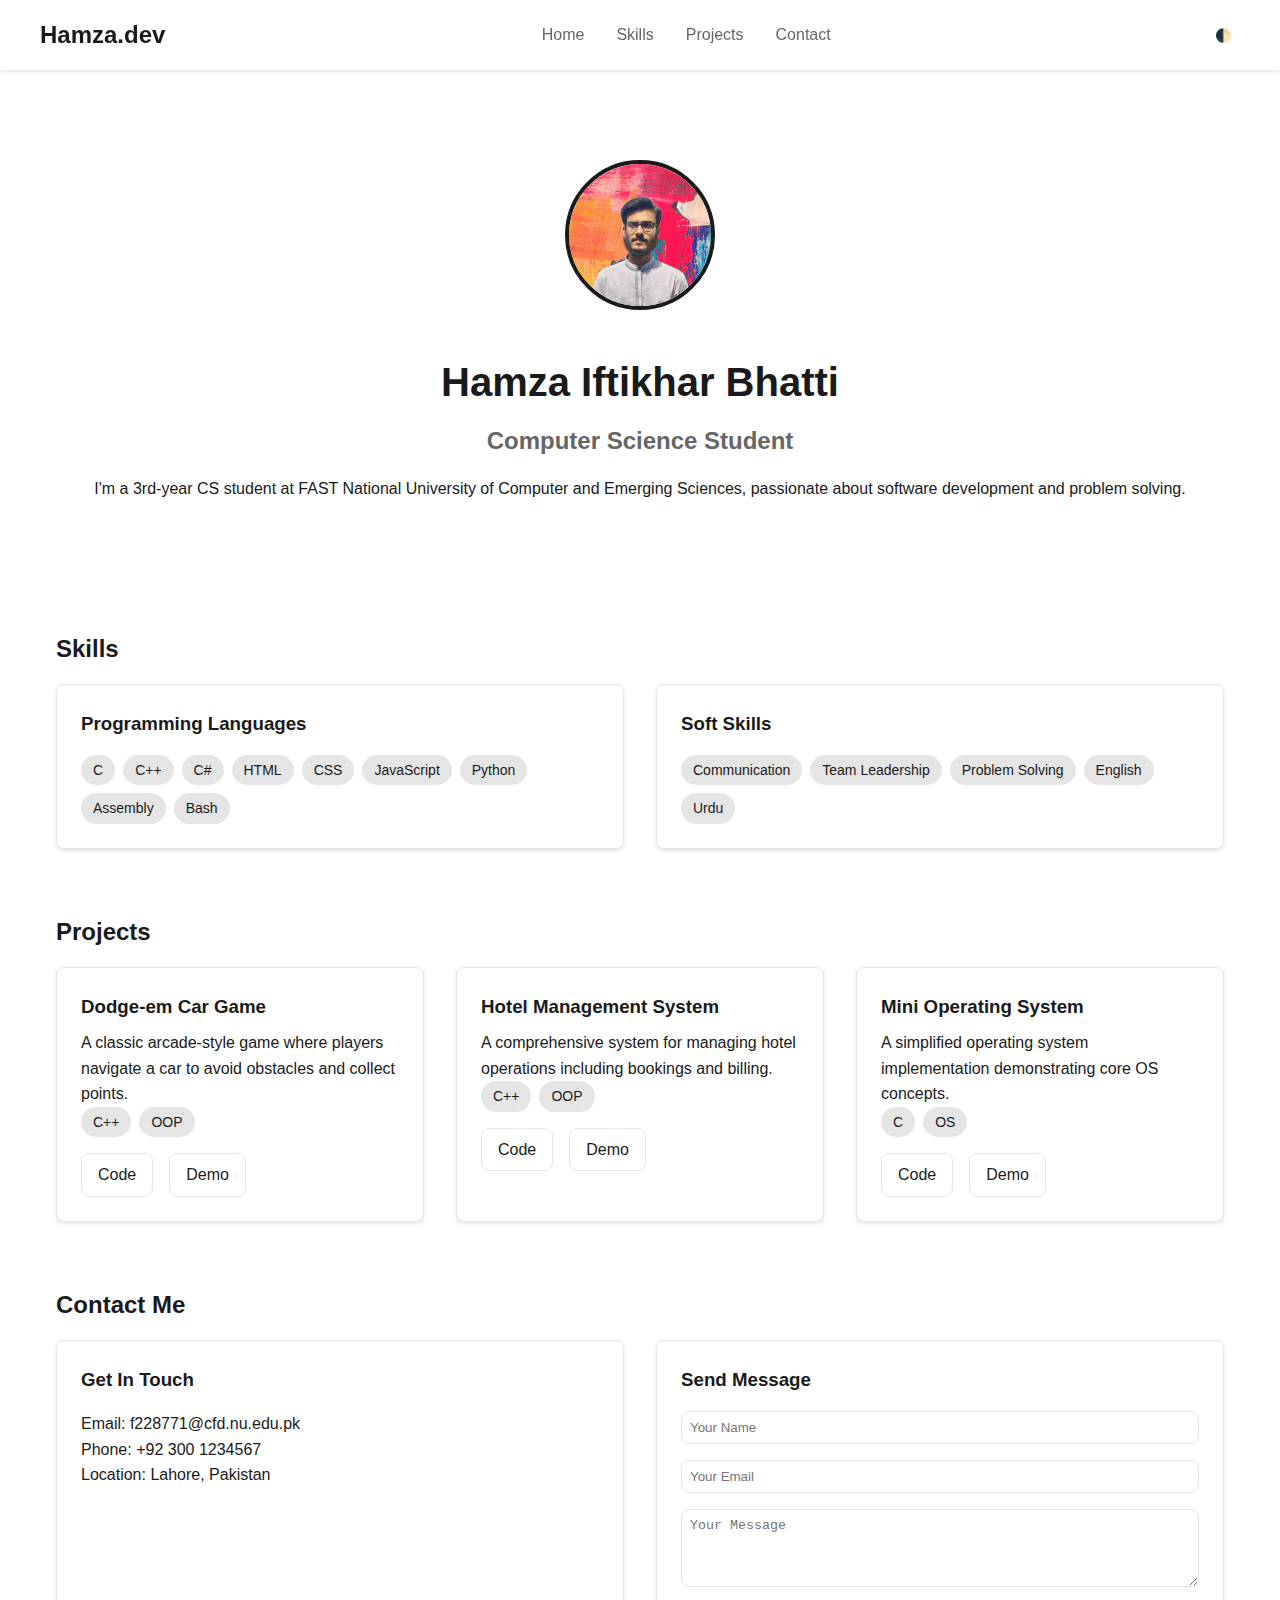
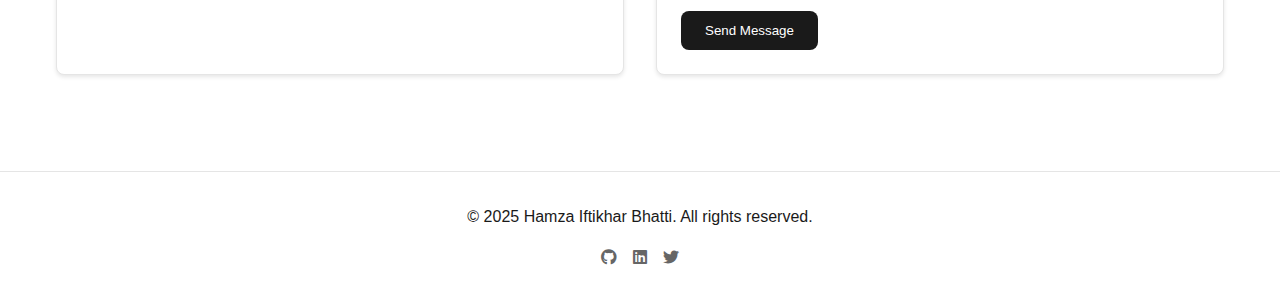
<file: index.html>
<!DOCTYPE html>
<html lang="en">
<head>
    <meta charset="UTF-8">
    <meta name="viewport" content="width=device-width, initial-scale=1.0">
    <title>Hamza Iftikhar Bhatti - Portfolio</title>
    <link href="https://fonts.googleapis.com/css2?family=Poppins:wght@300;400;600&display=swap" rel="stylesheet">
    <link rel="stylesheet" href="https://cdnjs.cloudflare.com/ajax/libs/font-awesome/6.4.2/css/all.min.css">
    <link rel="stylesheet" href="style.css">
</head>
<body>
    <header>
        <nav>
            <a href="#" class="logo">Hamza.dev</a>
            <div class="nav-links">
                <a href="#home">Home</a>
                <a href="#skills">Skills</a>
                <a href="#projects">Projects</a>
                <a href="#contact">Contact</a>
            </div>
            <div>
                <button class="theme-toggle" aria-label="Toggle theme">🌓</button>
                <button class="mobile-menu-btn" aria-label="Toggle menu">☰</button>
            </div>
        </nav>
    </header>

    <main>
        <section id="home" class="hero">
            <img src="ProfilePic.jpg" alt="Hamza Iftikhar Bhatti" class="profile-img">
            <h1>Hamza Iftikhar Bhatti</h1>
            <h2>Computer Science Student</h2>
            <p>I'm a 3rd-year CS student at FAST National University of Computer and Emerging Sciences, passionate about software development and problem solving.</p>
        </section>

        <section id="skills">
            <h2>Skills</h2>
            <div class="skills-container">
                <div class="skill-card">
                    <h3>Programming Languages</h3>
                    <div class="skill-tags">
                        <span class="tag">C</span>
                        <span class="tag">C++</span>
                        <span class="tag">C#</span>
                        <span class="tag">HTML</span>
                        <span class="tag">CSS</span>
                        <span class="tag">JavaScript</span>
                        <span class="tag">Python</span>
                        <span class="tag">Assembly</span>
                        <span class="tag">Bash</span>
                    </div>
                </div>
                <div class="skill-card">
                    <h3>Soft Skills</h3>
                    <div class="skill-tags">
                        <span class="tag">Communication</span>
                        <span class="tag">Team Leadership</span>
                        <span class="tag">Problem Solving</span>
                        <span class="tag">English</span>
                        <span class="tag">Urdu</span>
                    </div>
                </div>
            </div>
        </section>

        <section id="projects">
            <h2>Projects</h2>
            <div class="projects-grid">
                <div class="project-card">
                    <h3>Dodge-em Car Game</h3>
                    <p>A classic arcade-style game where players navigate a car to avoid obstacles and collect points.</p>
                    <div class="skill-tags">
                        <span class="tag">C++</span>
                        <span class="tag">OOP</span>
                    </div>
                    <div class="project-links">
                        <a href="#">Code</a>
                        <a href="#">Demo</a>
                    </div>
                </div>
                <div class="project-card">
                    <h3>Hotel Management System</h3>
                    <p>A comprehensive system for managing hotel operations including bookings and billing.</p>
                    <div class="skill-tags">
                        <span class="tag">C++</span>
                        <span class="tag">OOP</span>
                    </div>
                    <div class="project-links">
                        <a href="#">Code</a>
                        <a href="#">Demo</a>
                    </div>
                </div>
                <div class="project-card">
                    <h3>Mini Operating System</h3>
                    <p>A simplified operating system implementation demonstrating core OS concepts.</p>
                    <div class="skill-tags">
                        <span class="tag">C</span>
                        <span class="tag">OS</span>
                    </div>
                    <div class="project-links">
                        <a href="#">Code</a>
                        <a href="#">Demo</a>
                    </div>
                </div>
            </div>
        </section>

        <section id="contact">
            <h2>Contact Me</h2>
            <div class="contact-container">
                <div class="contact-info">
                    <h3>Get In Touch</h3>
                    <p>Email: f228771@cfd.nu.edu.pk</p>
                    <p>Phone: +92 300 1234567</p>
                    <p>Location: Lahore, Pakistan</p>
                </div>
                <div class="contact-form">
                    <h3>Send Message</h3>
                    <form id="contact-form">
                        <div class="form-group">
                            <input type="text" placeholder="Your Name" required>
                        </div>
                        <div class="form-group">
                            <input type="email" placeholder="Your Email" required>
                        </div>
                        <div class="form-group">
                            <textarea placeholder="Your Message" rows="4" required></textarea>
                        </div>
                        <button type="submit">Send Message</button>
                    </form>
                </div>
            </div>
        </section>
    </main>

    <footer>
        <p>© 2025 Hamza Iftikhar Bhatti. All rights reserved.</p>
        <div class="social-links">
            <a href="https://github.com/Hamza-Bhatti07"><i class="fab fa-github"></i></a>
            <a href="https://www.linkedin.com/in/hamza-iftikhar-bhatti"><i class="fab fa-linkedin"></i></a>
            <a href="#"><i class="fab fa-twitter"></i></a>
        </div>
    </footer>

    <script src="logic.js"></script>
</body>
</html>
</file>
<file: style.css>
@import url('https://fonts.googleapis.com/css2?family=Poppins:wght@300;400;600&display=swap');

:root {
    --primary: #1a1a1a;
    --background: #ffffff;
    --text: #1a1a1a;
    --muted: #666666;
    --border: #e5e5e5;
    --radius: 8px;
    --shadow: 0 2px 4px rgba(0,0,0,0.1);
}

/* Dark theme variables */
[data-theme="dark"] {
    --primary: #ffffff;
    --background: #1a1a1a;
    --text: #ffffff;
    --muted: #a0a0a0;
    --border: #333333;
    --shadow: 0 2px 4px rgba(0,0,0,0.3);
}

/* Reset and base styles */
* {
    margin: 0;
    padding: 0;
    box-sizing: border-box;
}

html {
    scroll-behavior: smooth;
}

body {
    font-family: -apple-system, BlinkMacSystemFont, 'Segoe UI', Roboto, Oxygen, Ubuntu, Cantarell, sans-serif;
    line-height: 1.6;
    color: var(--text);
    background: var(--background);
    transition: background-color 0.3s, color 0.3s;
}

/* Header styles */
header {
    position: fixed;
    top: 0;
    left: 0;
    right: 0;
    padding: 1rem;
    background: var(--background);
    box-shadow: var(--shadow);
    z-index: 1000;
}

nav {
    max-width: 1200px;
    margin: 0 auto;
    display: flex;
    justify-content: space-between;
    align-items: center;
}

.logo {
    font-weight: bold;
    font-size: 1.5rem;
    color: var(--text);
    text-decoration: none;
}

.nav-links {
    display: flex;
    gap: 2rem;
}

.nav-links a {
    color: var(--muted);
    text-decoration: none;
    transition: color 0.3s;
}

.nav-links a:hover {
    color: var(--text);
}

.theme-toggle {
    background: none;
    border: none;
    color: var(--text);
    cursor: pointer;
    padding: 0.5rem;
}

.mobile-menu-btn {
    display: none;
    background: none;
    border: none;
    color: var(--text);
    cursor: pointer;
    padding: 0.5rem;
}

/* Main content styles */
main {
    max-width: 1200px;
    margin: 0 auto;
    padding: 6rem 1rem 2rem;
}

section {
    margin-bottom: 4rem;
}

h1, h2, h3 {
    color: var(--text);
    margin-bottom: 1rem;
}

/* Hero section */
.hero {
    text-align: center;
    padding: 4rem 0;
}

.profile-img {
    width: 150px;
    height: 150px;
    border-radius: 50%;
    margin-bottom: 2rem;
    border: 4px solid var(--primary);
}

.hero h1 {
    font-size: 2.5rem;
    margin-bottom: 0.5rem;
}

.hero h2 {
    color: var(--muted);
    font-size: 1.5rem;
    margin-bottom: 1rem;
}

/* Skills section */
.skills-container {
    display: grid;
    grid-template-columns: repeat(auto-fit, minmax(300px, 1fr));
    gap: 2rem;
}

.skill-card {
    background: var(--background);
    border: 1px solid var(--border);
    border-radius: var(--radius);
    padding: 1.5rem;
    box-shadow: var(--shadow);
}

.skill-tags {
    display: flex;
    flex-wrap: wrap;
    gap: 0.5rem;
}

.tag {
    background: var(--border);
    color: var(--text);
    padding: 0.25rem 0.75rem;
    border-radius: 1rem;
    font-size: 0.875rem;
}

/* Projects section */
.projects-grid {
    display: grid;
    grid-template-columns: repeat(auto-fit, minmax(300px, 1fr));
    gap: 2rem;
}

.project-card {
    background: var(--background);
    border: 1px solid var(--border);
    border-radius: var(--radius);
    padding: 1.5rem;
    box-shadow: var(--shadow);
}

.project-card h3 {
    margin-bottom: 0.5rem;
}

.project-links {
    display: flex;
    gap: 1rem;
    margin-top: 1rem;
}

.project-links a {
    color: var(--primary);
    text-decoration: none;
    padding: 0.5rem 1rem;
    border: 1px solid var(--border);
    border-radius: var(--radius);
    transition: all 0.3s;
}

.project-links a:hover {
    background: var(--primary);
    color: var(--background);
}

/* Contact section */
.contact-container {
    display: grid;
    grid-template-columns: repeat(auto-fit, minmax(300px, 1fr));
    gap: 2rem;
}

.contact-info {
    background: var(--background);
    border: 1px solid var(--border);
    border-radius: var(--radius);
    padding: 1.5rem;
    box-shadow: var(--shadow);
}

.contact-form {
    background: var(--background);
    border: 1px solid var(--border);
    border-radius: var(--radius);
    padding: 1.5rem;
    box-shadow: var(--shadow);
}

.form-group {
    margin-bottom: 1rem;
}

input, textarea {
    width: 100%;
    padding: 0.5rem;
    border: 1px solid var(--border);
    border-radius: var(--radius);
    background: var(--background);
    color: var(--text);
}

button {
    background: var(--primary);
    color: var(--background);
    border: none;
    padding: 0.75rem 1.5rem;
    border-radius: var(--radius);
    cursor: pointer;
    transition: opacity 0.3s;
}

button:hover {
    opacity: 0.9;
}

/* Footer */
footer {
    text-align: center;
    padding: 2rem;
    background: var(--background);
    border-top: 1px solid var(--border);
}

.social-links {
    display: flex;
    justify-content: center;
    gap: 1rem;
    margin-top: 1rem;
}

.social-links a {
    color: var(--muted);
    text-decoration: none;
    transition: color 0.3s;
}

.social-links a:hover {
    color: var(--text);
}

/* Responsive design */
@media (max-width: 768px) {
    .nav-links {
        display: none;
    }

    .nav-links.active {
        display: flex;
        flex-direction: column;
        position: absolute;
        top: 100%;
        left: 0;
        right: 0;
        background: var(--background);
        padding: 1rem;
        box-shadow: var(--shadow);
    }

    .mobile-menu-btn {
        display: block;
    }
}
</file>
